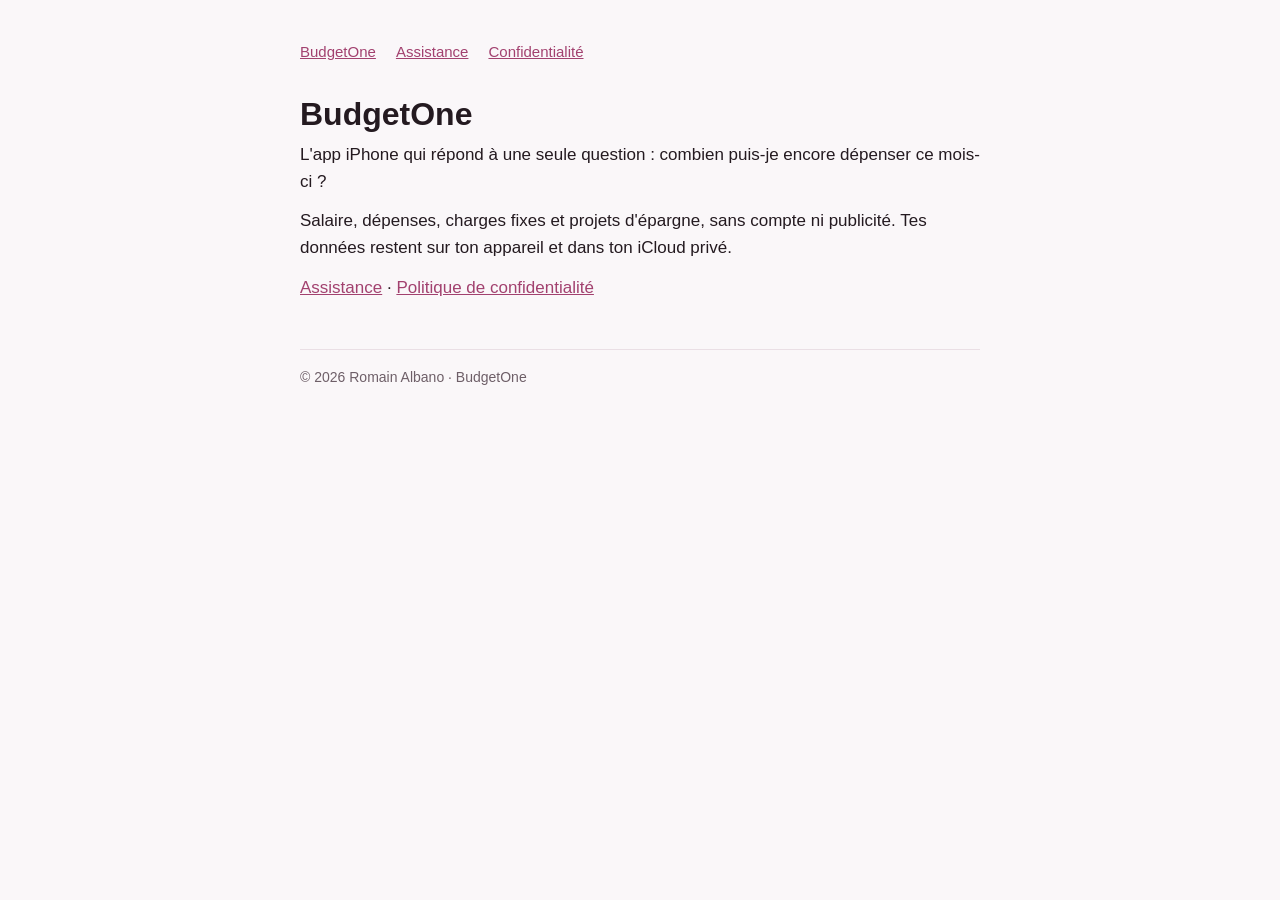
<file: index.html>
<!doctype html>
<html lang="fr">
<head>
<meta charset="utf-8">
<meta name="viewport" content="width=device-width, initial-scale=1">
<title>BudgetOne</title>
<link rel="stylesheet" href="style.css">
</head>
<body>
<main>
<nav><a href="./">BudgetOne</a><a href="assistance.html">Assistance</a><a href="confidentialite.html">Confidentialité</a></nav>
<h1>BudgetOne</h1>
<p>L'app iPhone qui répond à une seule question : combien puis-je encore dépenser ce mois-ci ?</p>
<p>Salaire, dépenses, charges fixes et projets d'épargne, sans compte ni publicité. Tes données restent sur ton appareil et dans ton iCloud privé.</p>
<p><a href="assistance.html">Assistance</a> · <a href="confidentialite.html">Politique de confidentialité</a></p>
<footer>© 2026 Romain Albano · BudgetOne</footer>
</main>
</body>
</html>
</file>
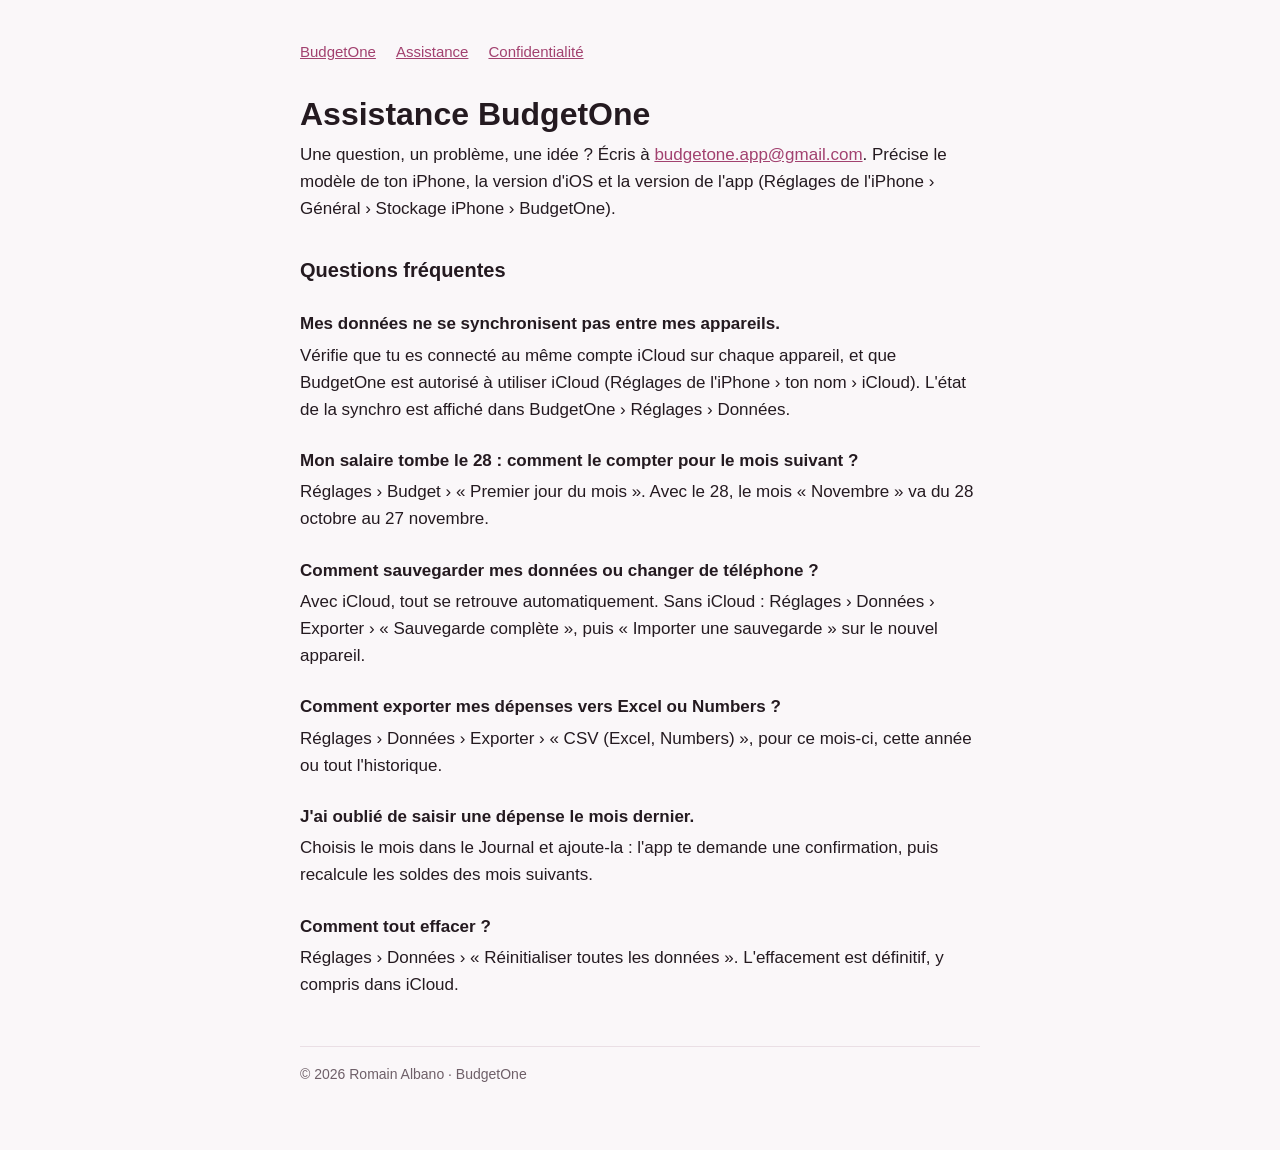
<file: assistance.html>
<!doctype html>
<html lang="fr">
<head>
<meta charset="utf-8">
<meta name="viewport" content="width=device-width, initial-scale=1">
<title>Assistance · BudgetOne</title>
<link rel="stylesheet" href="style.css">
</head>
<body>
<main>
<nav><a href="./">BudgetOne</a><a href="assistance.html">Assistance</a><a href="confidentialite.html">Confidentialité</a></nav>
<h1>Assistance BudgetOne</h1>
<p>Une question, un problème, une idée ? Écris à <a href="mailto:budgetone.app@gmail.com">budgetone.app@gmail.com</a>. Précise le modèle de ton iPhone, la version d'iOS et la version de l'app (Réglages de l'iPhone › Général › Stockage iPhone › BudgetOne).</p>

<h2>Questions fréquentes</h2>

<h3>Mes données ne se synchronisent pas entre mes appareils.</h3>
<p>Vérifie que tu es connecté au même compte iCloud sur chaque appareil, et que BudgetOne est autorisé à utiliser iCloud (Réglages de l'iPhone › ton nom › iCloud). L'état de la synchro est affiché dans BudgetOne › Réglages › Données.</p>

<h3>Mon salaire tombe le 28 : comment le compter pour le mois suivant ?</h3>
<p>Réglages › Budget › « Premier jour du mois ». Avec le 28, le mois « Novembre » va du 28 octobre au 27 novembre.</p>

<h3>Comment sauvegarder mes données ou changer de téléphone ?</h3>
<p>Avec iCloud, tout se retrouve automatiquement. Sans iCloud : Réglages › Données › Exporter › « Sauvegarde complète », puis « Importer une sauvegarde » sur le nouvel appareil.</p>

<h3>Comment exporter mes dépenses vers Excel ou Numbers ?</h3>
<p>Réglages › Données › Exporter › « CSV (Excel, Numbers) », pour ce mois-ci, cette année ou tout l'historique.</p>

<h3>J'ai oublié de saisir une dépense le mois dernier.</h3>
<p>Choisis le mois dans le Journal et ajoute-la : l'app te demande une confirmation, puis recalcule les soldes des mois suivants.</p>

<h3>Comment tout effacer ?</h3>
<p>Réglages › Données › « Réinitialiser toutes les données ». L'effacement est définitif, y compris dans iCloud.</p>
<footer>© 2026 Romain Albano · BudgetOne</footer>
</main>
</body>
</html>
</file>
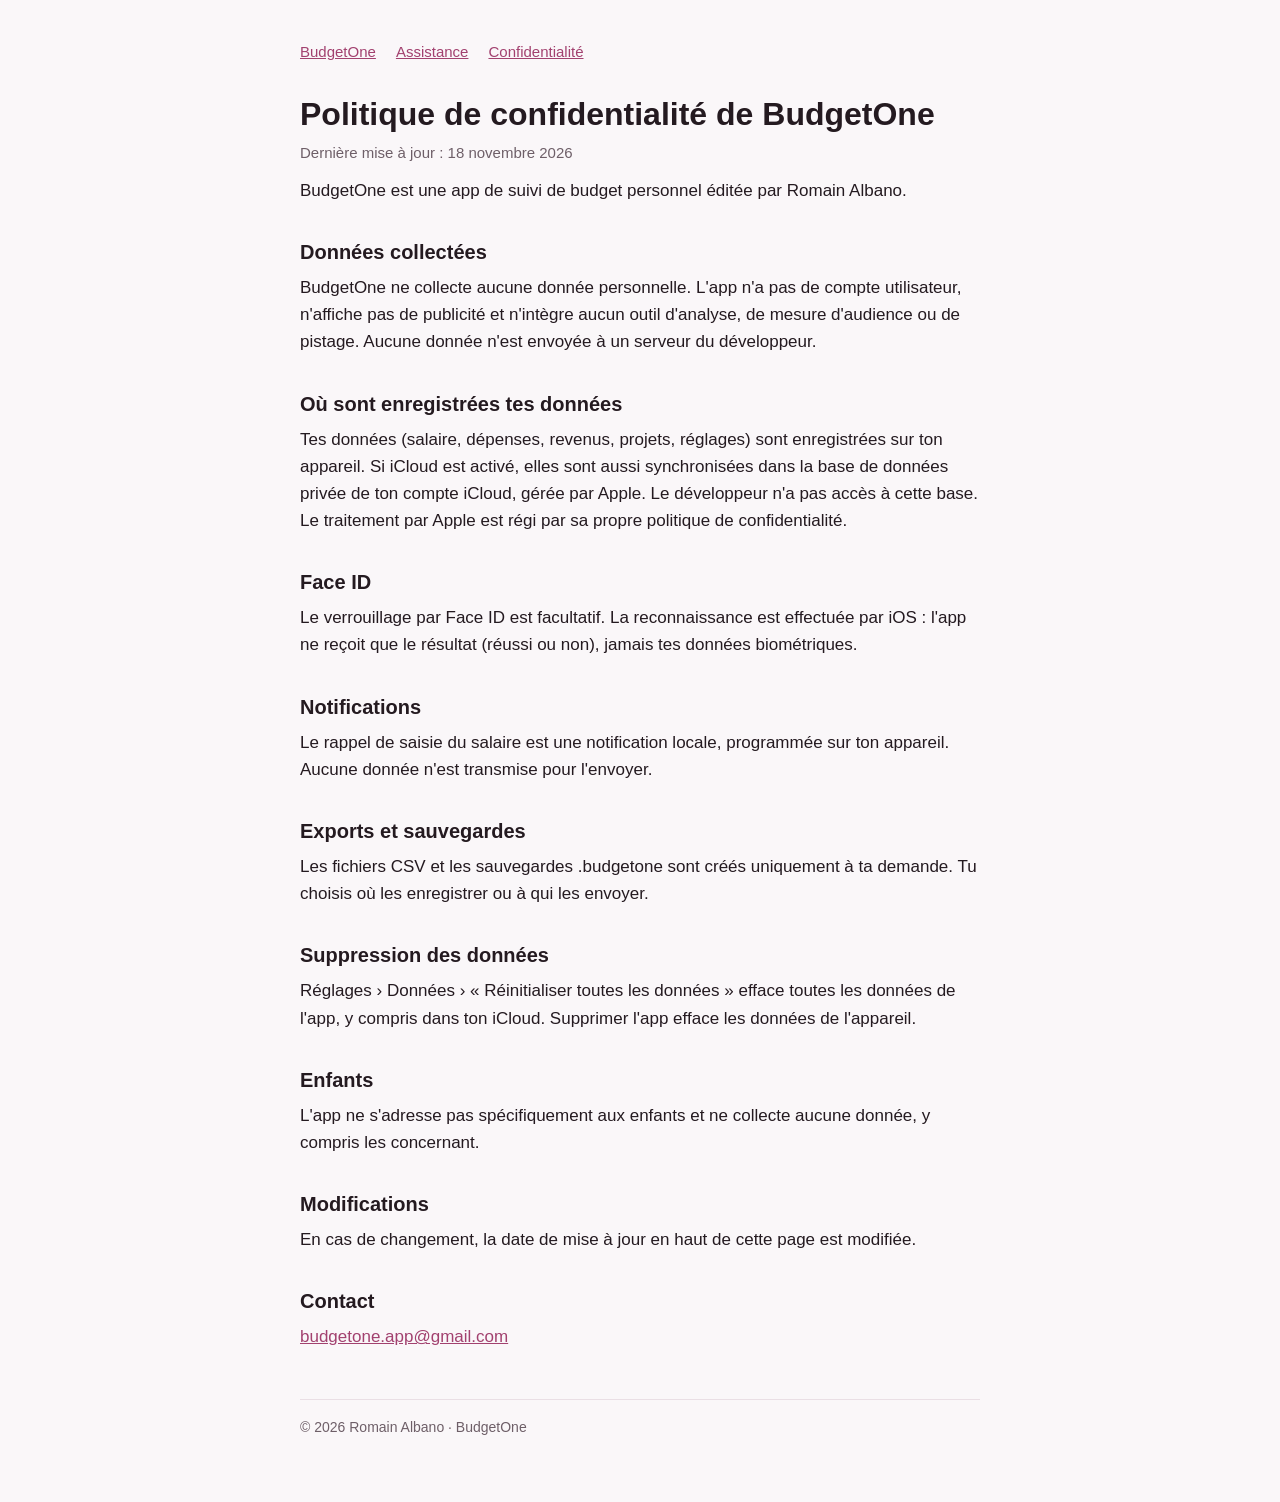
<file: confidentialite.html>
<!doctype html>
<html lang="fr">
<head>
<meta charset="utf-8">
<meta name="viewport" content="width=device-width, initial-scale=1">
<title>Politique de confidentialité · BudgetOne</title>
<link rel="stylesheet" href="style.css">
</head>
<body>
<main>
<nav><a href="./">BudgetOne</a><a href="assistance.html">Assistance</a><a href="confidentialite.html">Confidentialité</a></nav>
<h1>Politique de confidentialité de BudgetOne</h1>
<p class="updated">Dernière mise à jour : 18 novembre 2026</p>
<p>BudgetOne est une app de suivi de budget personnel éditée par Romain Albano.</p>

<h2>Données collectées</h2>
<p>BudgetOne ne collecte aucune donnée personnelle. L'app n'a pas de compte utilisateur, n'affiche pas de publicité et n'intègre aucun outil d'analyse, de mesure d'audience ou de pistage. Aucune donnée n'est envoyée à un serveur du développeur.</p>

<h2>Où sont enregistrées tes données</h2>
<p>Tes données (salaire, dépenses, revenus, projets, réglages) sont enregistrées sur ton appareil. Si iCloud est activé, elles sont aussi synchronisées dans la base de données privée de ton compte iCloud, gérée par Apple. Le développeur n'a pas accès à cette base. Le traitement par Apple est régi par sa propre politique de confidentialité.</p>

<h2>Face ID</h2>
<p>Le verrouillage par Face ID est facultatif. La reconnaissance est effectuée par iOS : l'app ne reçoit que le résultat (réussi ou non), jamais tes données biométriques.</p>

<h2>Notifications</h2>
<p>Le rappel de saisie du salaire est une notification locale, programmée sur ton appareil. Aucune donnée n'est transmise pour l'envoyer.</p>

<h2>Exports et sauvegardes</h2>
<p>Les fichiers CSV et les sauvegardes .budgetone sont créés uniquement à ta demande. Tu choisis où les enregistrer ou à qui les envoyer.</p>

<h2>Suppression des données</h2>
<p>Réglages › Données › « Réinitialiser toutes les données » efface toutes les données de l'app, y compris dans ton iCloud. Supprimer l'app efface les données de l'appareil.</p>

<h2>Enfants</h2>
<p>L'app ne s'adresse pas spécifiquement aux enfants et ne collecte aucune donnée, y compris les concernant.</p>

<h2>Modifications</h2>
<p>En cas de changement, la date de mise à jour en haut de cette page est modifiée.</p>

<h2>Contact</h2>
<p><a href="mailto:budgetone.app@gmail.com">budgetone.app@gmail.com</a></p>
<footer>© 2026 Romain Albano · BudgetOne</footer>
</main>
</body>
</html>
</file>
<file: style.css>
:root { --bg: #faf7f9; --ink: #241a20; --muted: #6e5f68; --line: #eadfe5; --accent: #a2416f; color-scheme: light dark; }
@media (prefers-color-scheme: dark) { :root { --bg: #17121a; --ink: #f4ecf1; --muted: #b7a8b1; --line: #3a2f3d; --accent: #ff8fc7; } }
* { box-sizing: border-box; }
body { margin: 0; background: var(--bg); color: var(--ink); font: 17px/1.6 -apple-system, BlinkMacSystemFont, "Helvetica Neue", sans-serif; padding: 40px 16px 64px; }
main { max-width: 680px; margin: 0 auto; }
nav { font-size: 15px; margin-bottom: 32px; display: flex; gap: 20px; flex-wrap: wrap; }
a { color: var(--accent); }
h1 { font-size: 32px; line-height: 1.15; margin: 0 0 8px; }
h2 { font-size: 20px; margin: 32px 0 6px; }
h3 { font-size: 17px; margin: 24px 0 4px; }
p { margin: 0 0 12px; }
.updated { color: var(--muted); font-size: 15px; }
footer { margin-top: 48px; padding-top: 16px; border-top: 1px solid var(--line); color: var(--muted); font-size: 14px; }
</file>
